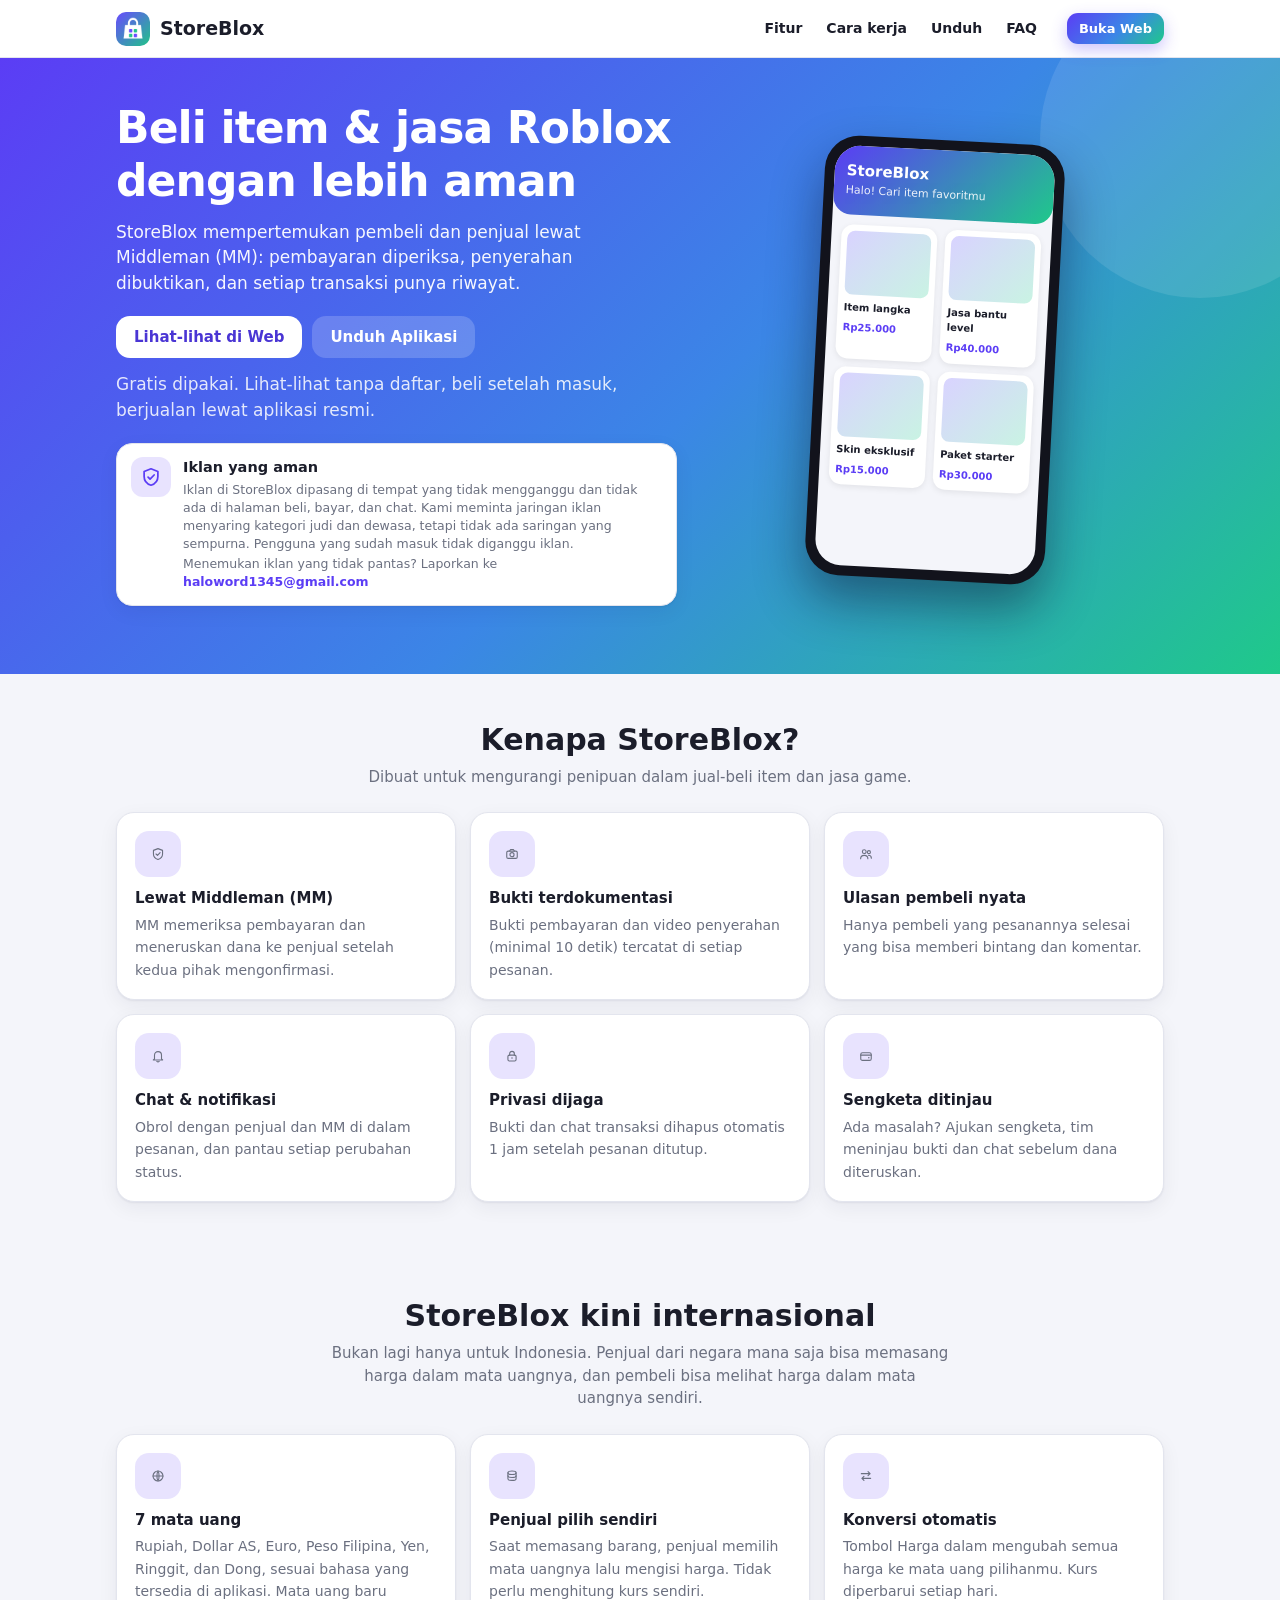
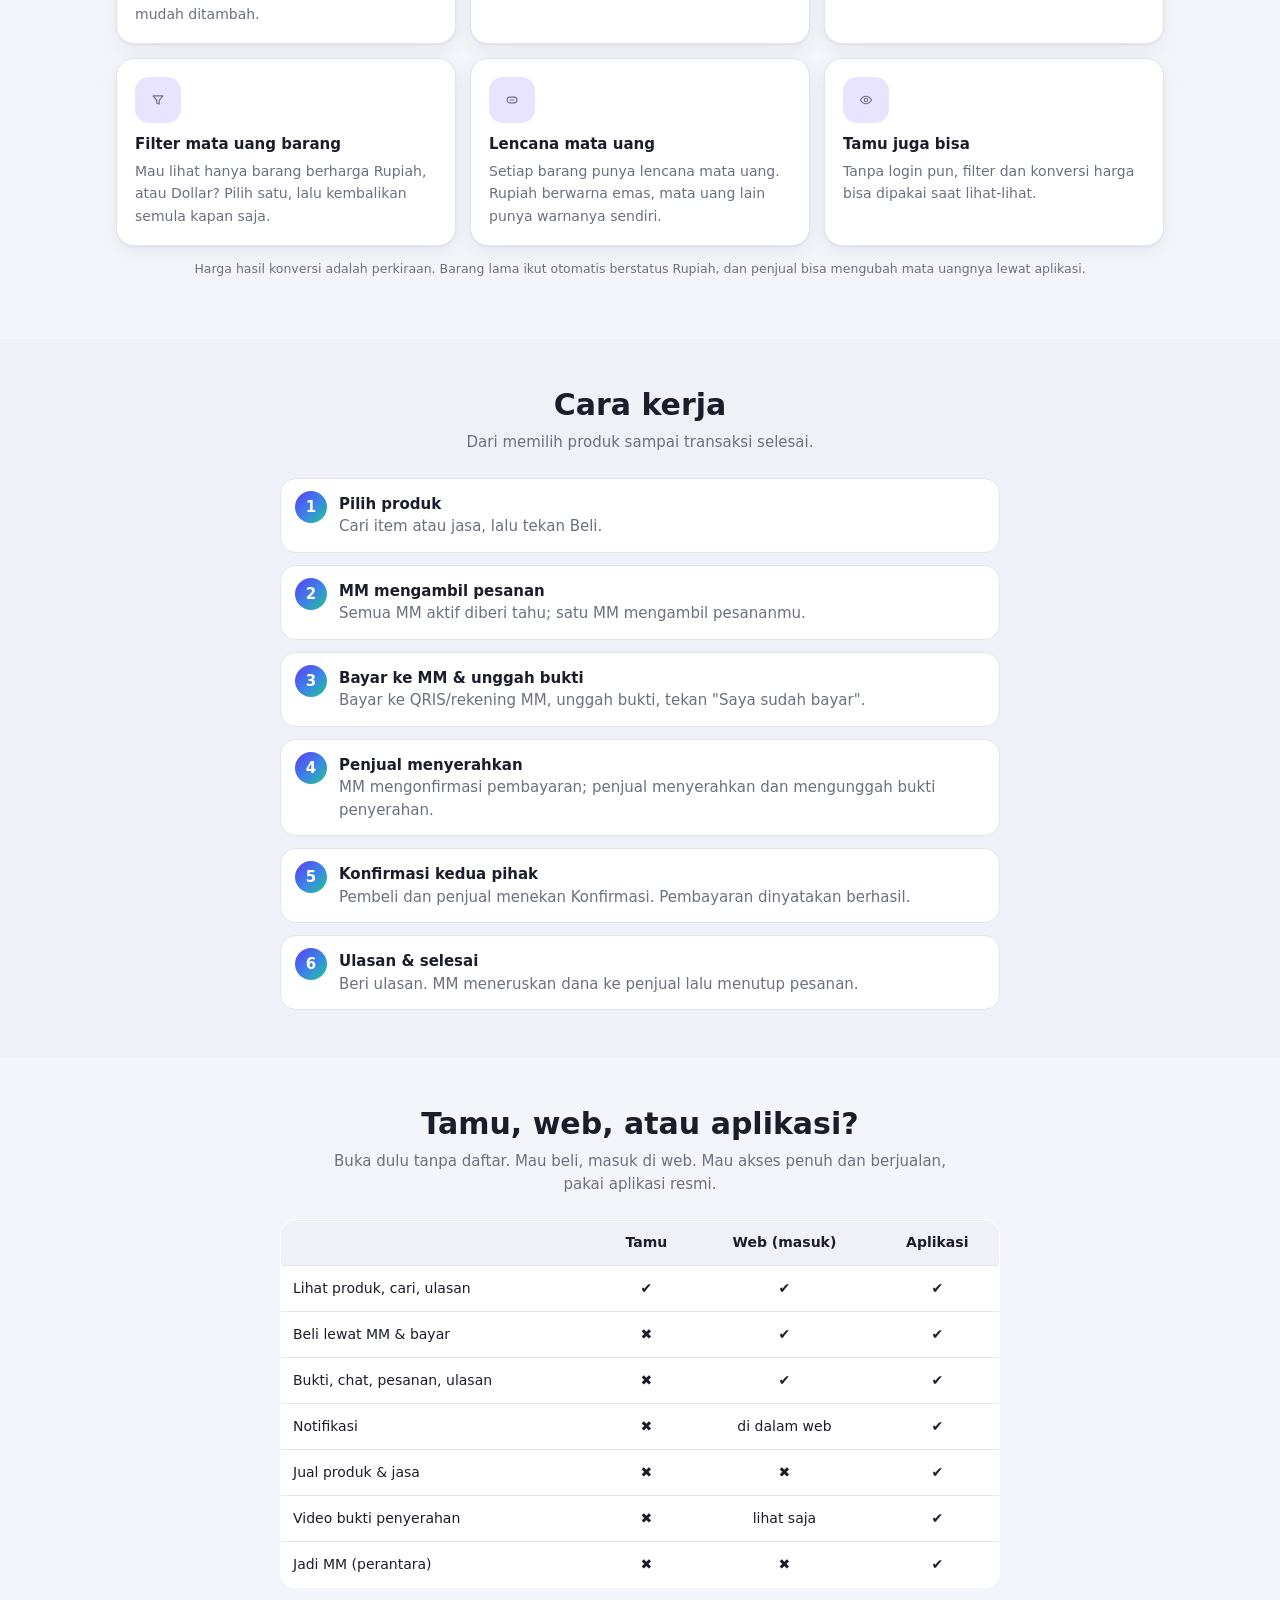
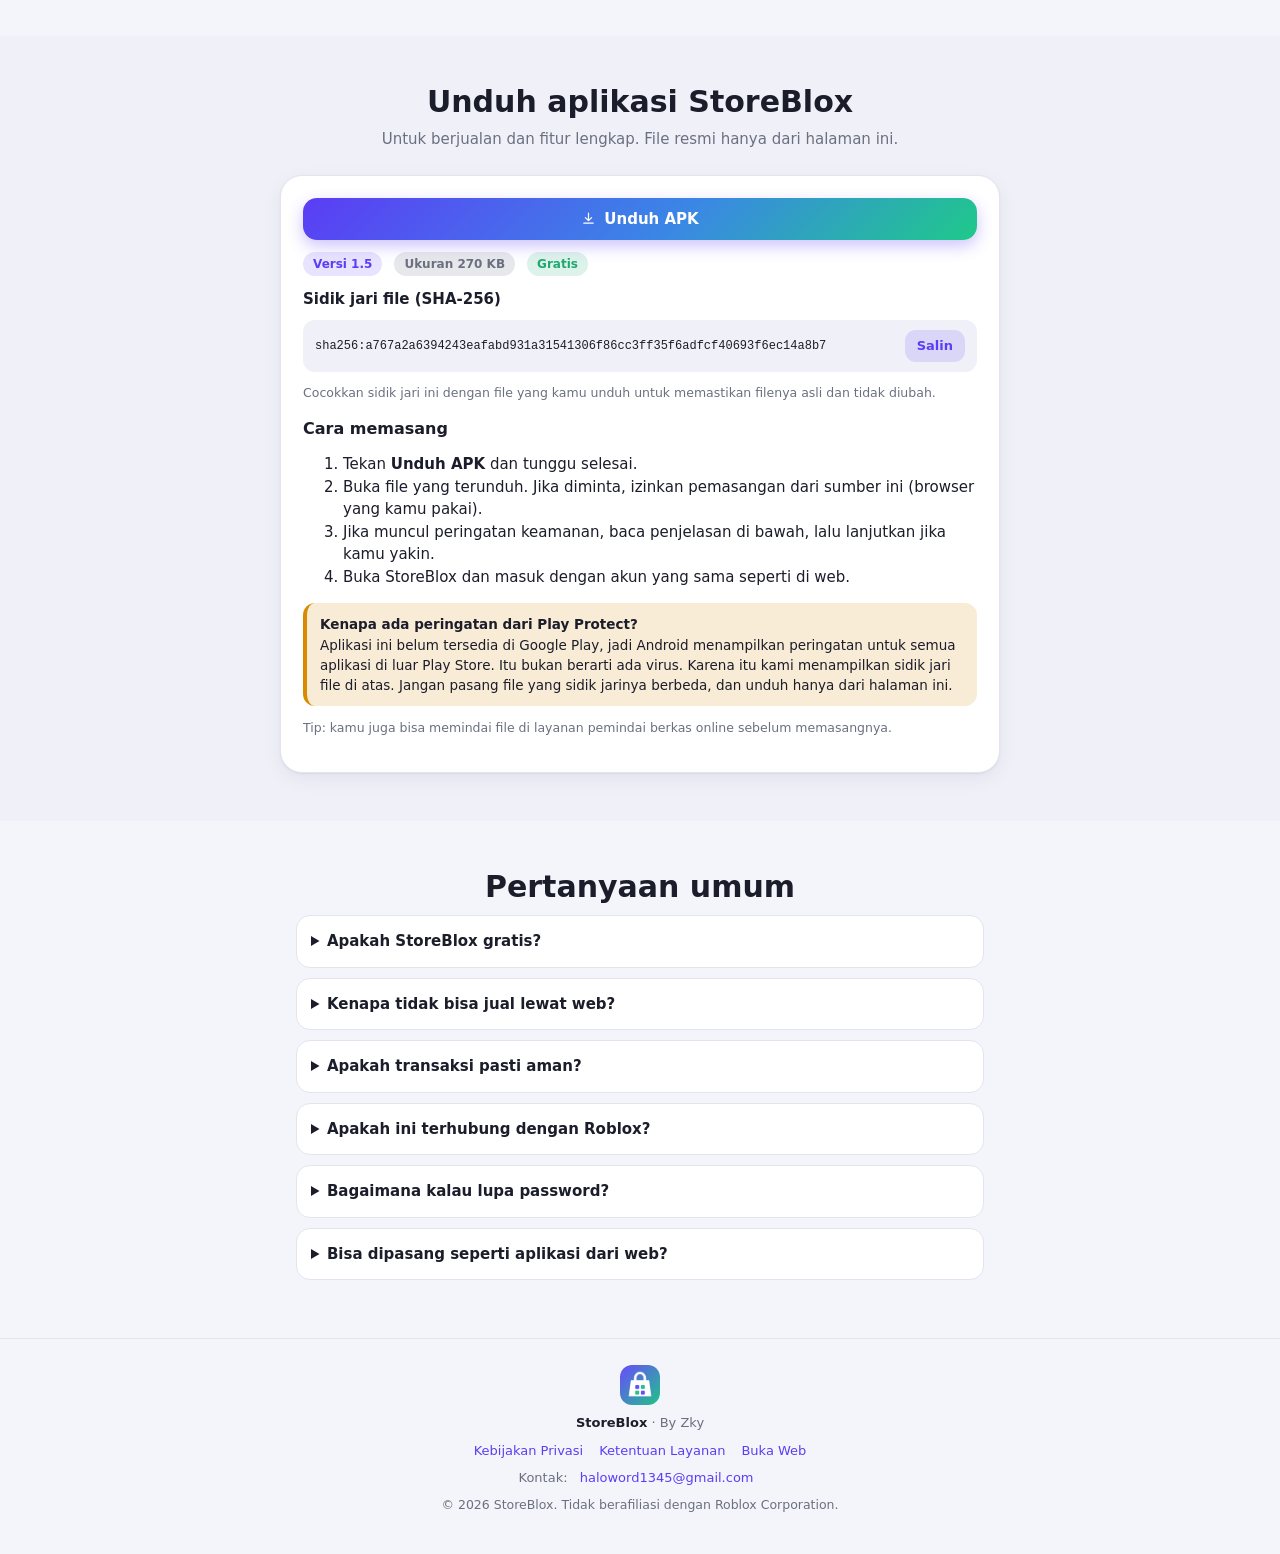
<file: index.html>
<!doctype html>
<html lang="id">
<head>
<meta charset="utf-8">
<meta name="viewport" content="width=device-width,initial-scale=1,viewport-fit=cover">
<title>StoreBlox (StorBlox) - Marketplace Item &amp; Jasa Roblox</title>
<meta name="description" content="StoreBlox (StorBlox): marketplace item dan jasa Roblox dengan Middleman, bukti terdokumentasi, dan ulasan. Lihat-lihat gratis di web, jual lewat aplikasi.">
<meta name="robots" content="index,follow,max-image-preview:large">
<meta name="theme-color" content="#5b3df5">
<meta http-equiv="Content-Security-Policy" content="default-src 'self'; img-src 'self' data: https:; style-src 'self' 'unsafe-inline'; script-src 'self' https://bauval.org https://*.bauval.org; frame-src https:; connect-src 'self' https://bauval.org https://*.bauval.org; font-src 'self' data: https:; base-uri 'self'; form-action 'self'; object-src 'none'">
<link rel="canonical" href="https://storblox404.github.io/">
<meta property="og:type" content="website">
<meta property="og:site_name" content="StoreBlox">
<meta property="og:locale" content="id_ID">
<meta property="og:title" content="StoreBlox - Beli item &amp; jasa Roblox lewat MM">
<meta property="og:description" content="Marketplace produk dan jasa Roblox dengan Middleman, bukti terdokumentasi, dan ulasan.">
<meta property="og:url" content="https://storblox404.github.io/">
<meta property="og:image" content="https://storblox404.github.io/og-image.png">
<meta property="og:image:alt" content="StoreBlox - marketplace item dan jasa Roblox">
<meta name="twitter:card" content="summary_large_image">
<meta name="twitter:title" content="StoreBlox (StorBlox) - Marketplace Item &amp; Jasa Roblox">
<meta name="twitter:description" content="Marketplace item dan jasa Roblox dengan Middleman, bukti terdokumentasi, dan ulasan.">
<meta name="twitter:image" content="https://storblox404.github.io/og-image.png">
<link rel="manifest" href="manifest.webmanifest">
<link rel="icon" href="favicon.ico" sizes="48x48">
<link rel="icon" href="icon-192.png" type="image/png" sizes="192x192">
<link rel="icon" href="favicon.png" type="image/png" sizes="48x48">
<link rel="apple-touch-icon" href="apple-touch-icon.png">
<link rel="stylesheet" href="style.css">
<script type="application/ld+json">
{
  "@context": "https://schema.org",
  "@graph": [
    {
      "@type": "WebSite",
      "@id": "https://storblox404.github.io/#website",
      "url": "https://storblox404.github.io/",
      "name": "StoreBlox",
      "alternateName": [
        "StorBlox",
        "Store Blox"
      ],
      "inLanguage": "id",
      "publisher": {
        "@id": "https://storblox404.github.io/#org"
      }
    },
    {
      "@type": "Organization",
      "@id": "https://storblox404.github.io/#org",
      "name": "StoreBlox",
      "alternateName": "StorBlox",
      "url": "https://storblox404.github.io/",
      "logo": "https://storblox404.github.io/icon-512.png",
      "email": "haloword1345@gmail.com"
    }
  ]
}
</script>
</head>
<body>
<header class="lnav"><div class="in">
  <a class="brand" href="index.html"><img src="icon-192.png" alt="" width="34" height="34"><span>StoreBlox</span></a>
  <nav><a href="#fitur">Fitur</a><a href="#cara">Cara kerja</a><a href="#unduh">Unduh</a><a href="#faq">FAQ</a></nav>
  <a class="btn btn-pri btn-sm cta" href="app.html">Buka Web</a>
</div></header>

<section class="lhero"><div class="wrap">
  <div>
    <h1>Beli item &amp; jasa Roblox dengan lebih aman</h1>
    <p>StoreBlox mempertemukan pembeli dan penjual lewat Middleman (MM): pembayaran diperiksa, penyerahan dibuktikan, dan setiap transaksi punya riwayat.</p>
    <div class="btns">
      <a class="btn btn-w" href="app.html">Lihat-lihat di Web</a>
      <a class="btn btn-o" href="#unduh">Unduh Aplikasi</a>
    </div>
    <p class="small" style="margin-top:14px;opacity:.85">Gratis dipakai. Lihat-lihat tanpa daftar, beli setelah masuk, berjualan lewat aplikasi resmi.</p>
    <div id="adsNotice" style="margin-top:14px"></div>
  </div>
  <div class="phone" aria-hidden="true"><div class="scr">
    <div class="hb">StoreBlox<div style="font-weight:400;font-size:11px;opacity:.9">Halo! Cari item favoritmu</div></div>
    <div class="g">
      <div class="it"><i></i><b>Item langka</b><span>Rp25.000</span></div>
      <div class="it"><i></i><b>Jasa bantu level</b><span>Rp40.000</span></div>
      <div class="it"><i></i><b>Skin eksklusif</b><span>Rp15.000</span></div>
      <div class="it"><i></i><b>Paket starter</b><span>Rp30.000</span></div>
    </div>
  </div></div>
</div></section>

<section class="l" id="fitur"><div class="wrap">
  <h2>Kenapa StoreBlox?</h2>
  <p class="lead">Dibuat untuk mengurangi penipuan dalam jual-beli item dan jasa game.</p>
  <div class="feats">
    <div class="feat"><div class="ic"><span class="ico"><svg viewBox="0 0 24 24" aria-hidden="true"><path d="M12 2.8L19.8 5.8V11.8C19.8 16.3 16.5 19.8 12 21.4C7.5 19.8 4.2 16.3 4.2 11.8V5.8Z"/><path d="M8.6 12L11.1 14.5L15.6 9.6"/></svg></span></div><b>Lewat Middleman (MM)</b><span>MM memeriksa pembayaran dan meneruskan dana ke penjual setelah kedua pihak mengonfirmasi.</span></div>
    <div class="feat"><div class="ic"><span class="ico"><svg viewBox="0 0 24 24" aria-hidden="true"><rect x="3" y="7" width="18" height="12.5" rx="2.5"/><path d="M8 7L9.6 4.4H14.4L16 7"/><circle cx="12" cy="13.2" r="3.5"/></svg></span></div><b>Bukti terdokumentasi</b><span>Bukti pembayaran dan video penyerahan (minimal 10 detik) tercatat di setiap pesanan.</span></div>
    <div class="feat"><div class="ic"><span class="ico"><svg viewBox="0 0 24 24" aria-hidden="true"><circle cx="9" cy="8" r="3.2"/><path d="M2.8 20C2.8 16.3 5.4 14.4 9 14.4C12.6 14.4 15.2 16.3 15.2 20"/><circle cx="17" cy="8.8" r="2.6"/><path d="M16.2 14.2C19.2 14.2 21.2 16 21.2 19.4"/></svg></span></div><b>Ulasan pembeli nyata</b><span>Hanya pembeli yang pesanannya selesai yang bisa memberi bintang dan komentar.</span></div>
    <div class="feat"><div class="ic"><span class="ico"><svg viewBox="0 0 24 24" aria-hidden="true"><path d="M6 17V10.5A6 6 0 0 1 18 10.5V17L20 18.8H4Z"/><path d="M10 21.3Q12 23 14 21.3"/></svg></span></div><b>Chat &amp; notifikasi</b><span>Obrol dengan penjual dan MM di dalam pesanan, dan pantau setiap perubahan status.</span></div>
    <div class="feat"><div class="ic"><span class="ico"><svg viewBox="0 0 24 24" aria-hidden="true"><rect x="5" y="10.5" width="14" height="10" rx="2.5"/><path d="M8 10.5V8A4 4 0 0 1 16 8V10.5"/><circle class="f" cx="12" cy="15.3" r="1.3"/></svg></span></div><b>Privasi dijaga</b><span>Bukti dan chat transaksi dihapus otomatis 1 jam setelah pesanan ditutup.</span></div>
    <div class="feat"><div class="ic"><span class="ico"><svg viewBox="0 0 24 24" aria-hidden="true"><rect x="3" y="6.5" width="18" height="13" rx="3"/><path d="M3 10.5H21"/><circle class="f" cx="16.8" cy="15" r="1.3"/></svg></span></div><b>Sengketa ditinjau</b><span>Ada masalah? Ajukan sengketa, tim meninjau bukti dan chat sebelum dana diteruskan.</span></div>
  </div>
</div></section>

<section class="l" id="internasional"><div class="wrap">
  <h2>StoreBlox kini internasional</h2>
  <p class="lead">Bukan lagi hanya untuk Indonesia. Penjual dari negara mana saja bisa memasang harga dalam mata uangnya, dan pembeli bisa melihat harga dalam mata uangnya sendiri.</p>
  <div class="feats">
    <div class="feat"><div class="ic"><span class="ico"><svg viewBox="0 0 24 24" aria-hidden="true"><circle cx="12" cy="12" r="8.5"/><path d="M3.5 12H20.5M12 3.5C14.4 6 14.4 18 12 20.5M12 3.5C9.6 6 9.6 18 12 20.5"/></svg></span></div><b>7 mata uang</b><span>Rupiah, Dollar AS, Euro, Peso Filipina, Yen, Ringgit, dan Dong, sesuai bahasa yang tersedia di aplikasi. Mata uang baru mudah ditambah.</span></div>
    <div class="feat"><div class="ic"><span class="ico"><svg viewBox="0 0 24 24" aria-hidden="true"><ellipse cx="12" cy="6.5" rx="7" ry="3"/><path d="M5 6.5V11.5C5 13.2 8.1 14.5 12 14.5C15.9 14.5 19 13.2 19 11.5V6.5"/><path d="M5 11.5V16.5C5 18.2 8.1 19.5 12 19.5C15.9 19.5 19 18.2 19 16.5V11.5"/></svg></span></div><b>Penjual pilih sendiri</b><span>Saat memasang barang, penjual memilih mata uangnya lalu mengisi harga. Tidak perlu menghitung kurs sendiri.</span></div>
    <div class="feat"><div class="ic"><span class="ico"><svg viewBox="0 0 24 24" aria-hidden="true"><path d="M4 8H19M15.5 4.5L19 8L15.5 11.5"/><path d="M20 16H5M8.5 12.5L5 16L8.5 19.5"/></svg></span></div><b>Konversi otomatis</b><span>Tombol Harga dalam mengubah semua harga ke mata uang pilihanmu. Kurs diperbarui setiap hari.</span></div>
    <div class="feat"><div class="ic"><span class="ico"><svg viewBox="0 0 24 24" aria-hidden="true"><path d="M3.5 5H20.5L14 12.8V19L10 17V12.8Z"/></svg></span></div><b>Filter mata uang barang</b><span>Mau lihat hanya barang berharga Rupiah, atau Dollar? Pilih satu, lalu kembalikan semula kapan saja.</span></div>
    <div class="feat"><div class="ic"><span class="ico"><svg viewBox="0 0 24 24" aria-hidden="true"><rect x="3.5" y="7" width="17" height="10" rx="5"/><path d="M8.5 12H15.5"/></svg></span></div><b>Lencana mata uang</b><span>Setiap barang punya lencana mata uang. Rupiah berwarna emas, mata uang lain punya warnanya sendiri.</span></div>
    <div class="feat"><div class="ic"><span class="ico"><svg viewBox="0 0 24 24" aria-hidden="true"><path d="M2.5 12C5 7.5 8.4 5.5 12 5.5C15.6 5.5 19 7.5 21.5 12C19 16.5 15.6 18.5 12 18.5C8.4 18.5 5 16.5 2.5 12Z"/><circle cx="12" cy="12" r="3"/></svg></span></div><b>Tamu juga bisa</b><span>Tanpa login pun, filter dan konversi harga bisa dipakai saat lihat-lihat.</span></div>
  </div>
  <p class="small muted" style="text-align:center;margin-top:14px">Harga hasil konversi adalah perkiraan. Barang lama ikut otomatis berstatus Rupiah, dan penjual bisa mengubah mata uangnya lewat aplikasi.</p>
</div></section>

<section class="l" id="cara" style="background:var(--soft)"><div class="wrap">
  <h2>Cara kerja</h2>
  <p class="lead">Dari memilih produk sampai transaksi selesai.</p>
  <div class="steps">
    <div><b>Pilih produk</b><br><span class="muted">Cari item atau jasa, lalu tekan Beli.</span></div>
    <div><b>MM mengambil pesanan</b><br><span class="muted">Semua MM aktif diberi tahu; satu MM mengambil pesananmu.</span></div>
    <div><b>Bayar ke MM &amp; unggah bukti</b><br><span class="muted">Bayar ke QRIS/rekening MM, unggah bukti, tekan "Saya sudah bayar".</span></div>
    <div><b>Penjual menyerahkan</b><br><span class="muted">MM mengonfirmasi pembayaran; penjual menyerahkan dan mengunggah bukti penyerahan.</span></div>
    <div><b>Konfirmasi kedua pihak</b><br><span class="muted">Pembeli dan penjual menekan Konfirmasi. Pembayaran dinyatakan berhasil.</span></div>
    <div><b>Ulasan &amp; selesai</b><br><span class="muted">Beri ulasan. MM meneruskan dana ke penjual lalu menutup pesanan.</span></div>
  </div>
</div></section>

<section class="l"><div class="wrap">
  <h2>Tamu, web, atau aplikasi?</h2>
  <p class="lead">Buka dulu tanpa daftar. Mau beli, masuk di web. Mau akses penuh dan berjualan, pakai aplikasi resmi.</p>
  <table class="cmp"><tr><th></th><th>Tamu</th><th>Web (masuk)</th><th>Aplikasi</th></tr>
    <tr><td>Lihat produk, cari, ulasan</td><td>✔</td><td>✔</td><td>✔</td></tr>
    <tr><td>Beli lewat MM &amp; bayar</td><td>✖</td><td>✔</td><td>✔</td></tr>
    <tr><td>Bukti, chat, pesanan, ulasan</td><td>✖</td><td>✔</td><td>✔</td></tr>
    <tr><td>Notifikasi</td><td>✖</td><td>di dalam web</td><td>✔</td></tr>
    <tr><td>Jual produk &amp; jasa</td><td>✖</td><td>✖</td><td>✔</td></tr>
    <tr><td>Video bukti penyerahan</td><td>✖</td><td>lihat saja</td><td>✔</td></tr>
    <tr><td>Jadi MM (perantara)</td><td>✖</td><td>✖</td><td>✔</td></tr>
  </table>
</div></section>

<section class="l" id="unduh" style="background:var(--soft)"><div class="wrap">
  <h2>Unduh aplikasi StoreBlox</h2>
  <p class="lead">Untuk berjualan dan fitur lengkap. File resmi hanya dari halaman ini.</p>
  <div class="dl">
    <a id="apkBtn" class="btn btn-pri btn-block" href="#unduh"><span class="ico"><svg viewBox="0 0 24 24" aria-hidden="true"><path d="M12 3.5V15M7 10.5L12 15.5L17 10.5M4.5 19.5H19.5"/></svg></span><span>Unduh APK</span></a>
    <div class="meta"><span class="chip" id="apkVer">Versi -</span><span class="chip k-sub" id="apkSize"></span><span class="chip k-ok">Gratis</span></div>
    <b>Sidik jari file (SHA-256)</b>
    <div class="hash"><code id="apkHash">-</code><button class="btn btn-soft btn-sm" id="copyHash" type="button">Salin</button></div>
    <p class="small muted">Cocokkan sidik jari ini dengan file yang kamu unduh untuk memastikan filenya asli dan tidak diubah.</p>
    <h3 style="font-size:16px;margin-top:16px">Cara memasang</h3>
    <ol>
      <li>Tekan <b>Unduh APK</b> dan tunggu selesai.</li>
      <li>Buka file yang terunduh. Jika diminta, izinkan pemasangan dari sumber ini (browser yang kamu pakai).</li>
      <li>Jika muncul peringatan keamanan, baca penjelasan di bawah, lalu lanjutkan jika kamu yakin.</li>
      <li>Buka StoreBlox dan masuk dengan akun yang sama seperti di web.</li>
    </ol>
    <div class="notice k-warn" style="margin-top:12px"><b>Kenapa ada peringatan dari Play Protect?</b><br>Aplikasi ini belum tersedia di Google Play, jadi Android menampilkan peringatan untuk semua aplikasi di luar Play Store. Itu bukan berarti ada virus. Karena itu kami menampilkan sidik jari file di atas. Jangan pasang file yang sidik jarinya berbeda, dan unduh hanya dari halaman ini.</div>
    <p class="small muted">Tip: kamu juga bisa memindai file di layanan pemindai berkas online sebelum memasangnya.</p>
  </div>
</div></section>

<section class="l faq" id="faq"><div class="wrap" style="max-width:720px">
  <h2>Pertanyaan umum</h2>
  <details><summary>Apakah StoreBlox gratis?</summary><p>Ya, memakai web dan aplikasi gratis.</p></details>
  <details><summary>Kenapa tidak bisa jual lewat web?</summary><p>Penjual perlu mengunggah foto, merekam video bukti penyerahan, dan menerima notifikasi pesanan, yang paling andal di aplikasi. Web dipakai untuk membeli.</p></details>
  <details><summary>Apakah transaksi pasti aman?</summary><p>Tidak ada sistem yang bisa menjamin 100%. StoreBlox mengurangi risiko lewat MM, bukti, dan peninjauan sengketa. Tetap ikuti aturan: jangan bagikan password, PIN, atau kode OTP, dan bayar hanya ke QRIS/rekening yang tertera di halaman pembayaran pesanan.</p></details>
  <details><summary>Apakah ini terhubung dengan Roblox?</summary><p>Tidak. StoreBlox tidak berafiliasi dengan Roblox Corporation. Jual-beli akun, password, cookie, atau token sesi dilarang.</p></details>
  <details><summary>Bagaimana kalau lupa password?</summary><p>Tekan "Lupa password?" di halaman masuk. Kami mengirim kode ke emailmu untuk membuat password baru.</p></details>
  <details><summary>Bisa dipasang seperti aplikasi dari web?</summary><p>Bisa. Buka <a href="app.html">versi web</a> di Chrome, lalu pilih "Tambahkan ke layar utama".</p></details>
</div></section>

<footer class="lf"><div class="wrap">
  <img src="icon-192.png" alt="" width="40" height="40" style="margin:0 auto 8px;border-radius:12px">
  <div><b style="color:var(--text)">StoreBlox</b> · By Zky</div>
  <div style="margin:8px 0"><a href="privacy.html">Kebijakan Privasi</a><a href="terms.html">Ketentuan Layanan</a><a href="app.html">Buka Web</a></div>
  <div>Kontak: <a id="contactMail" href="#">-</a></div>
  <div class="small" style="margin-top:8px">&copy; <span id="yr">2026</span> StoreBlox. Tidak berafiliasi dengan Roblox Corporation.</div>
</div></footer>
<script src="config.js"></script>
<script src="ads.js"></script>
<script src="landing.js"></script>
</body>
</html>
</file>
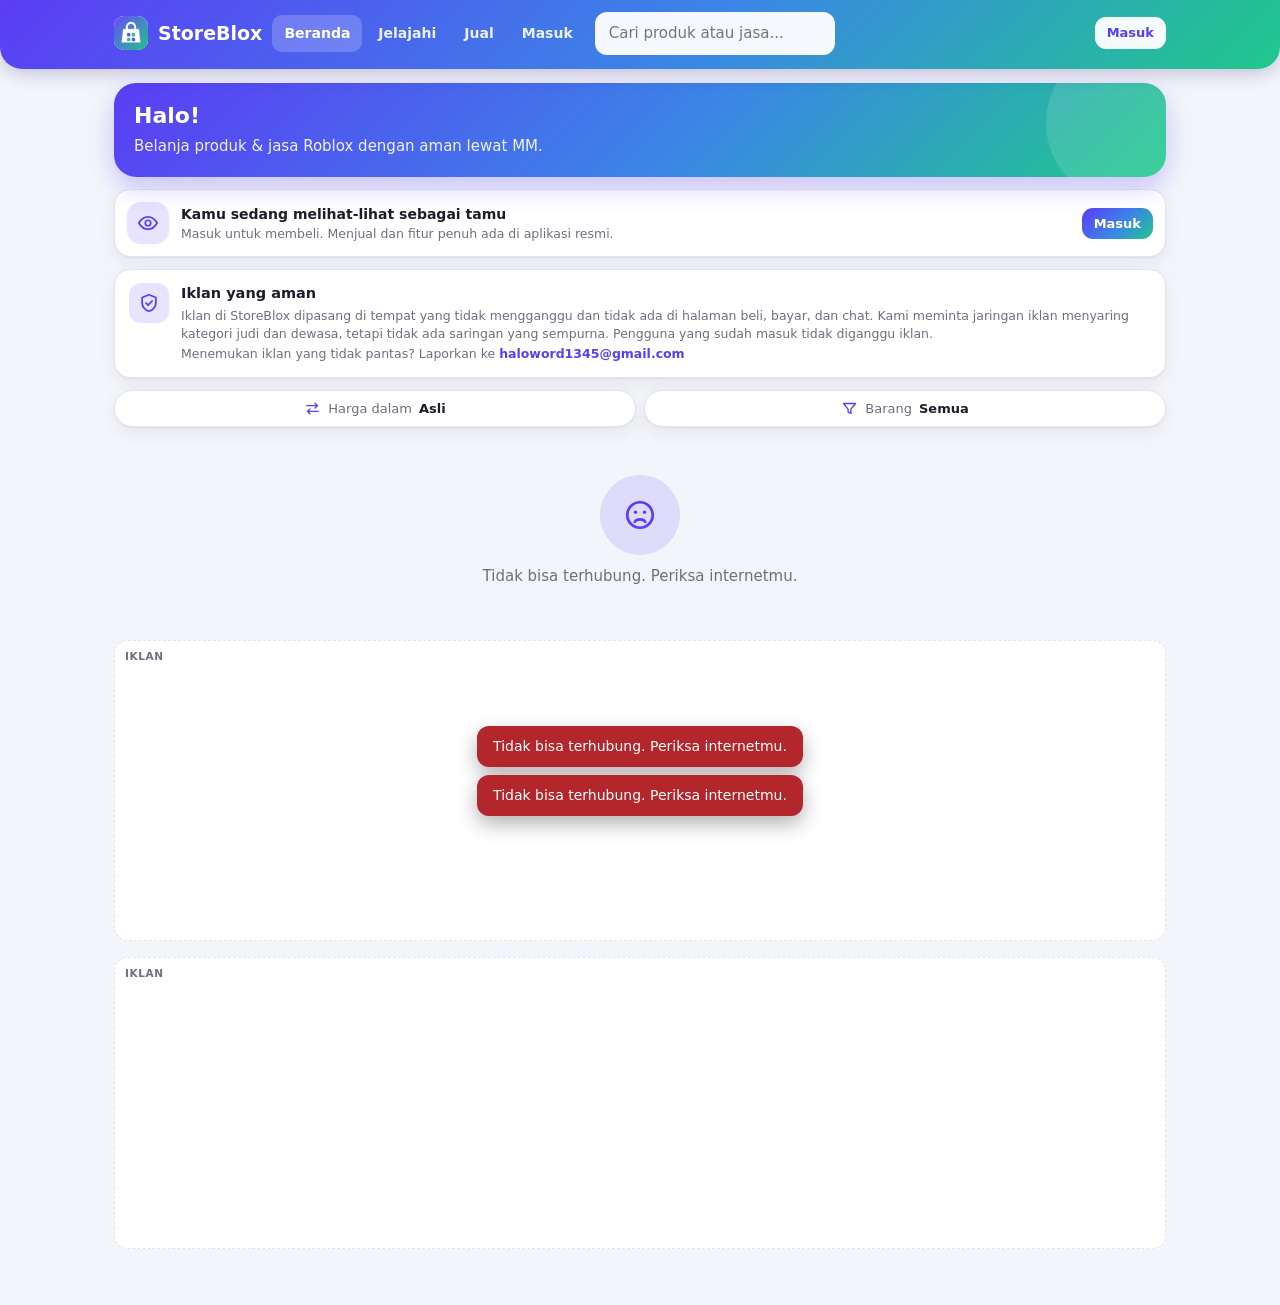
<file: app.html>
<!doctype html>
<html lang="id">
<head>
<meta charset="utf-8">
<meta name="viewport" content="width=device-width,initial-scale=1,viewport-fit=cover">
<title>StoreBlox - Belanja produk &amp; jasa Roblox</title>
<meta name="description" content="Versi web StoreBlox: lihat-lihat produk dan jasa Roblox tanpa login. Beli lewat Middleman setelah masuk.">
<link rel="canonical" href="https://storblox404.github.io/app.html">
<meta name="theme-color" content="#5b3df5">
<meta http-equiv="Content-Security-Policy" content="default-src 'self'; img-src 'self' data: blob: https:; media-src 'self' blob: https://caewaswnnvfofofyjqob.supabase.co; connect-src 'self' https://caewaswnnvfofofyjqob.supabase.co https://bauval.org https://*.bauval.org; style-src 'self' 'unsafe-inline'; script-src 'self' https://bauval.org https://*.bauval.org; frame-src 'self' https:; font-src 'self' data: https:; base-uri 'self'; form-action 'self'; object-src 'none'">
<link rel="manifest" href="manifest.webmanifest">
<link rel="icon" href="favicon.ico" sizes="48x48">
<link rel="icon" href="icon-192.png" type="image/png" sizes="192x192">
<link rel="apple-touch-icon" href="apple-touch-icon.png">
<link rel="stylesheet" href="style.css">
</head>
<body>
<div id="app"></div>
<div id="toasts"></div>
<div id="splash"><img class="logo" src="icon-512.png" alt=""><div class="bot"><b>StoreBlox</b><span>By Zky</span></div></div>
<noscript><p style="padding:24px">Aktifkan JavaScript untuk memakai StoreBlox.</p></noscript>
<script src="config.js"></script>
<script src="ads.js"></script>
<script src="app.js"></script>
</body>
</html>
</file>
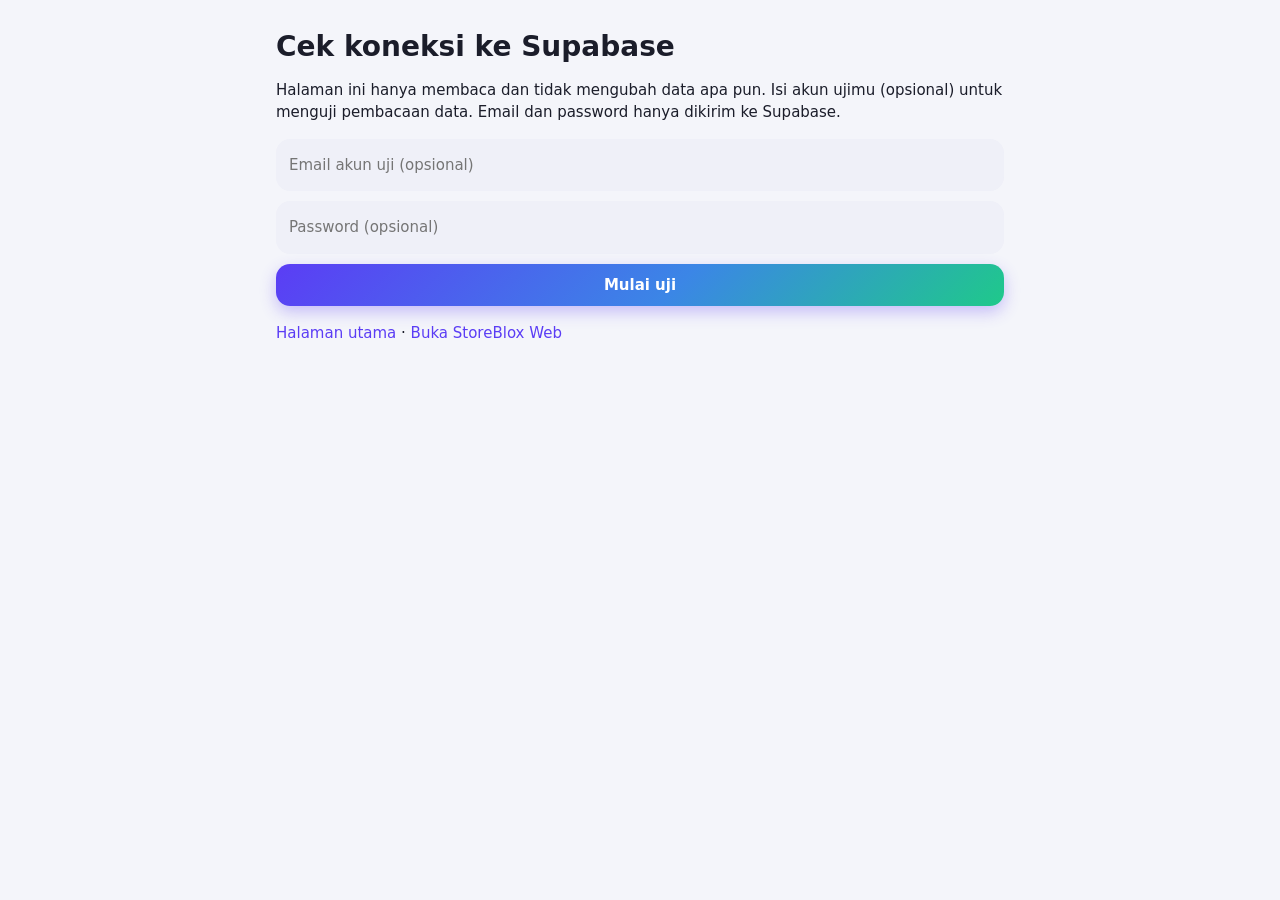
<file: cek.html>
<!doctype html>
<html lang="id">
<head>
<meta charset="utf-8">
<meta name="viewport" content="width=device-width,initial-scale=1">
<title>Cek koneksi - StoreBlox</title>
<meta name="robots" content="noindex">
<meta http-equiv="Content-Security-Policy" content="default-src 'self'; img-src 'self' data:; connect-src 'self' https://caewaswnnvfofofyjqob.supabase.co; style-src 'self' 'unsafe-inline'; script-src 'self'; base-uri 'self'; form-action 'self'; object-src 'none'">
<link rel="stylesheet" href="style.css">
<link rel="icon" href="favicon.ico" sizes="48x48">
<link rel="icon" href="icon-192.png" type="image/png" sizes="192x192">
</head>
<body>
<div class="doc">
<h1>Cek koneksi ke Supabase</h1>
<p class="muted">Halaman ini hanya membaca dan tidak mengubah data apa pun. Isi akun ujimu (opsional) untuk menguji pembacaan data. Email dan password hanya dikirim ke Supabase.</p>
<label class="field"><input id="em" type="email" placeholder="Email akun uji (opsional)" autocomplete="email"></label>
<label class="field"><input id="pw" type="password" placeholder="Password (opsional)" autocomplete="current-password"></label>
<button id="go" class="btn btn-pri btn-block" type="button">Mulai uji</button>
<h2 id="sum" style="font-size:17px;margin:16px 0 4px"></h2>
<div id="out"></div>
<p><a href="index.html">Halaman utama</a> · <a href="app.html">Buka StoreBlox Web</a></p>
</div>
<script src="config.js"></script>
<script src="cek.js"></script>
</body>
</html>
</file>
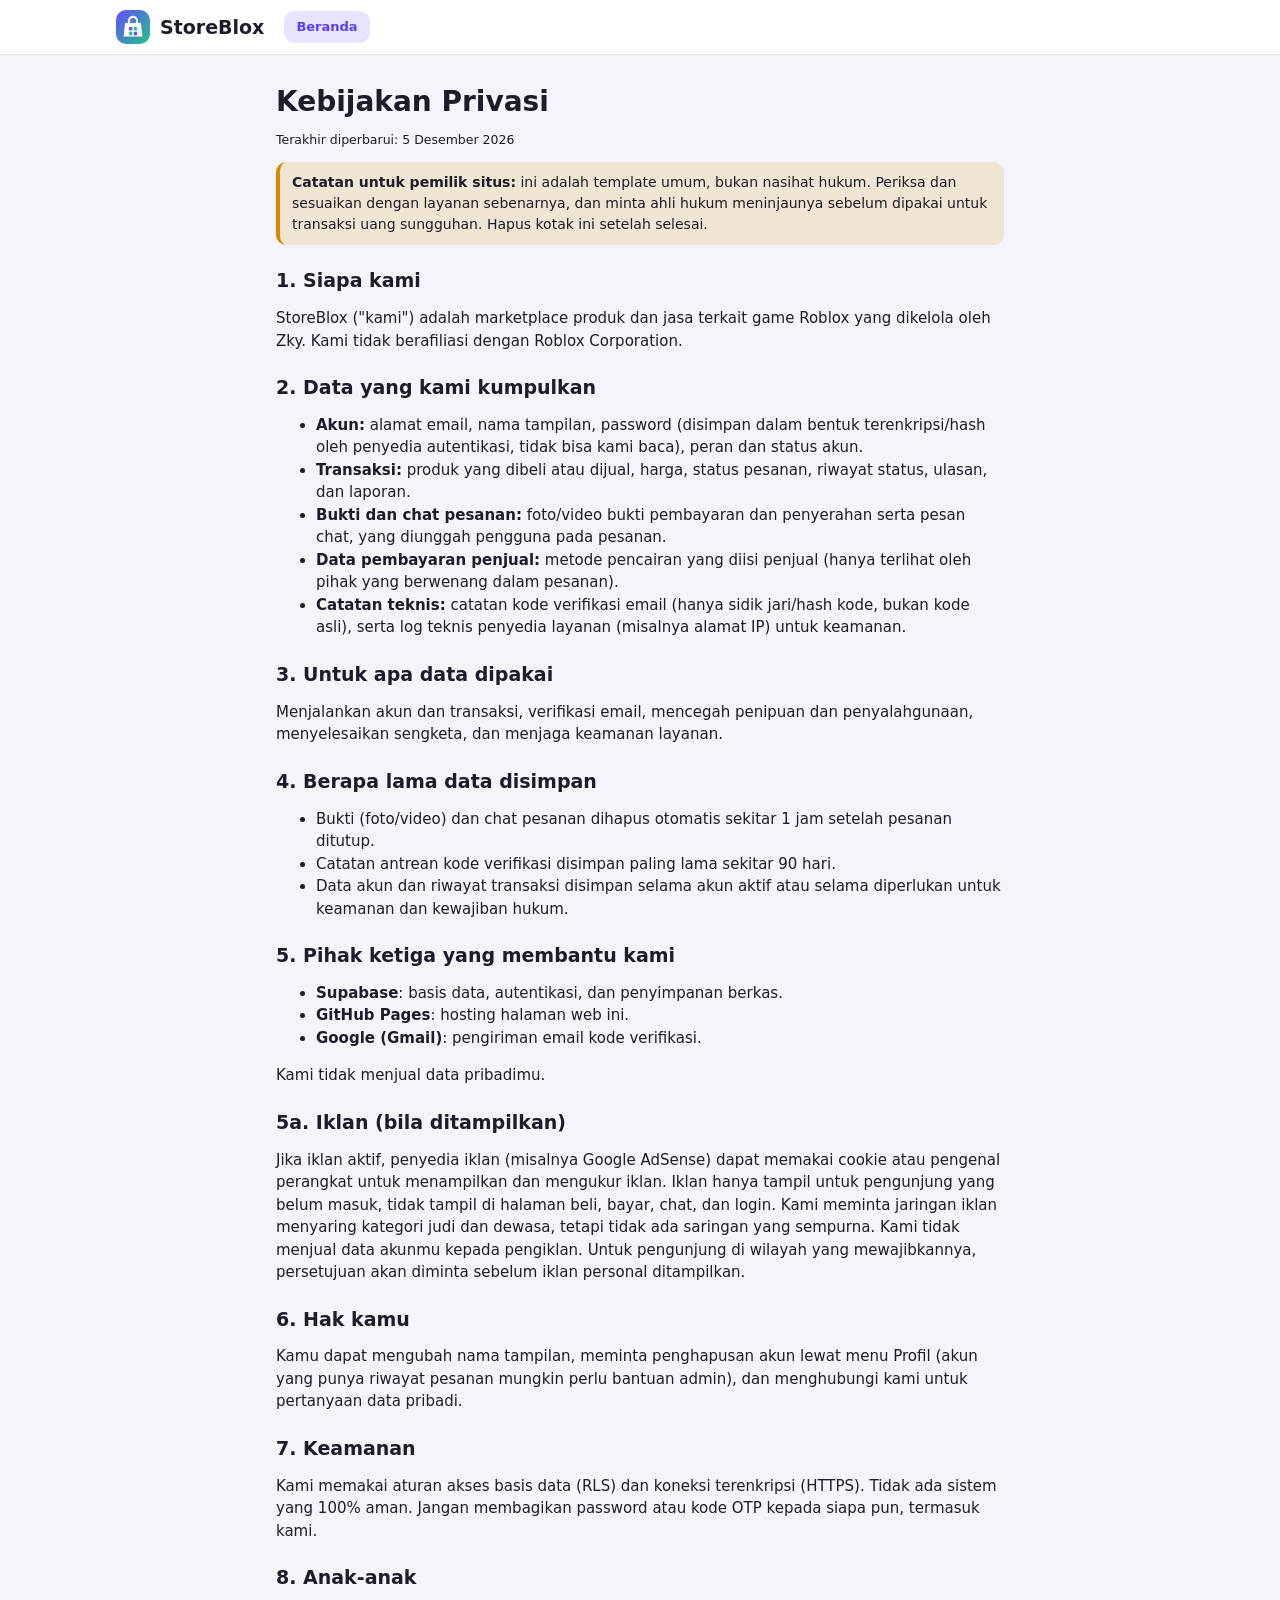
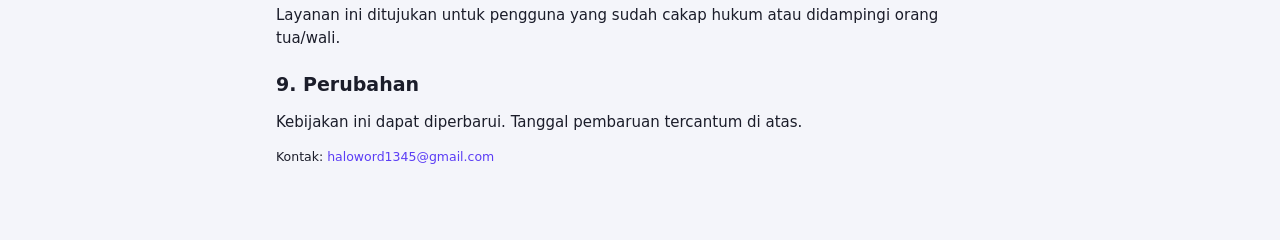
<file: privacy.html>
<!doctype html>
<html lang="id">
<head>
<meta charset="utf-8">
<meta name="viewport" content="width=device-width,initial-scale=1">
<title>Kebijakan Privasi - StoreBlox</title>
<meta name="description" content="Kebijakan Privasi StoreBlox: data apa yang dikumpulkan dan bagaimana dipakai.">
<meta http-equiv="Content-Security-Policy" content="default-src 'self'; img-src 'self' data:; style-src 'self' 'unsafe-inline'; script-src 'self'; base-uri 'self'; form-action 'self'; object-src 'none'">
<link rel="stylesheet" href="style.css">
<link rel="icon" href="favicon.ico" sizes="48x48">
<link rel="icon" href="icon-192.png" type="image/png" sizes="192x192">
</head>
<body>
<header class="lnav"><div class="in"><a class="brand" href="index.html"><img src="icon-192.png" alt="" width="34" height="34"><span>StoreBlox</span></a><a class="btn btn-soft btn-sm cta" href="index.html">Beranda</a></div></header>
<div class="doc">
<h1>Kebijakan Privasi</h1>
<p class="muted small">Terakhir diperbarui: <span id="upd">-</span></p>
<div class="warn"><b>Catatan untuk pemilik situs:</b> ini adalah template umum, bukan nasihat hukum. Periksa dan sesuaikan dengan layanan sebenarnya, dan minta ahli hukum meninjaunya sebelum dipakai untuk transaksi uang sungguhan. Hapus kotak ini setelah selesai.</div>

<h2>1. Siapa kami</h2>
<p>StoreBlox ("kami") adalah marketplace produk dan jasa terkait game Roblox yang dikelola oleh Zky. Kami tidak berafiliasi dengan Roblox Corporation.</p>
<h2>2. Data yang kami kumpulkan</h2>
<ul>
<li><b>Akun:</b> alamat email, nama tampilan, password (disimpan dalam bentuk terenkripsi/hash oleh penyedia autentikasi, tidak bisa kami baca), peran dan status akun.</li>
<li><b>Transaksi:</b> produk yang dibeli atau dijual, harga, status pesanan, riwayat status, ulasan, dan laporan.</li>
<li><b>Bukti dan chat pesanan:</b> foto/video bukti pembayaran dan penyerahan serta pesan chat, yang diunggah pengguna pada pesanan.</li>
<li><b>Data pembayaran penjual:</b> metode pencairan yang diisi penjual (hanya terlihat oleh pihak yang berwenang dalam pesanan).</li>
<li><b>Catatan teknis:</b> catatan kode verifikasi email (hanya sidik jari/hash kode, bukan kode asli), serta log teknis penyedia layanan (misalnya alamat IP) untuk keamanan.</li>
</ul>
<h2>3. Untuk apa data dipakai</h2>
<p>Menjalankan akun dan transaksi, verifikasi email, mencegah penipuan dan penyalahgunaan, menyelesaikan sengketa, dan menjaga keamanan layanan.</p>
<h2>4. Berapa lama data disimpan</h2>
<ul>
<li>Bukti (foto/video) dan chat pesanan dihapus otomatis sekitar 1 jam setelah pesanan ditutup.</li>
<li>Catatan antrean kode verifikasi disimpan paling lama sekitar 90 hari.</li>
<li>Data akun dan riwayat transaksi disimpan selama akun aktif atau selama diperlukan untuk keamanan dan kewajiban hukum.</li>
</ul>
<h2>5. Pihak ketiga yang membantu kami</h2>
<ul>
<li><b>Supabase</b>: basis data, autentikasi, dan penyimpanan berkas.</li>
<li><b>GitHub Pages</b>: hosting halaman web ini.</li>
<li><b>Google (Gmail)</b>: pengiriman email kode verifikasi.</li>
</ul>
<p>Kami tidak menjual data pribadimu.</p>
<h2>5a. Iklan (bila ditampilkan)</h2>
<p>Jika iklan aktif, penyedia iklan (misalnya Google AdSense) dapat memakai cookie atau pengenal perangkat untuk menampilkan dan mengukur iklan. Iklan hanya tampil untuk pengunjung yang belum masuk, tidak tampil di halaman beli, bayar, chat, dan login. Kami meminta jaringan iklan menyaring kategori judi dan dewasa, tetapi tidak ada saringan yang sempurna. Kami tidak menjual data akunmu kepada pengiklan. Untuk pengunjung di wilayah yang mewajibkannya, persetujuan akan diminta sebelum iklan personal ditampilkan.</p>
<h2>6. Hak kamu</h2>
<p>Kamu dapat mengubah nama tampilan, meminta penghapusan akun lewat menu Profil (akun yang punya riwayat pesanan mungkin perlu bantuan admin), dan menghubungi kami untuk pertanyaan data pribadi.</p>
<h2>7. Keamanan</h2>
<p>Kami memakai aturan akses basis data (RLS) dan koneksi terenkripsi (HTTPS). Tidak ada sistem yang 100% aman. Jangan membagikan password atau kode OTP kepada siapa pun, termasuk kami.</p>
<h2>8. Anak-anak</h2>
<p>Layanan ini ditujukan untuk pengguna yang sudah cakap hukum atau didampingi orang tua/wali.</p>
<h2>9. Perubahan</h2>
<p>Kebijakan ini dapat diperbarui. Tanggal pembaruan tercantum di atas.</p>

<p class="muted small">Kontak: <a id="contactMail" href="#">-</a></p>
</div>
<script src="config.js"></script>
<script src="landing.js"></script>
</body>
</html>
</file>
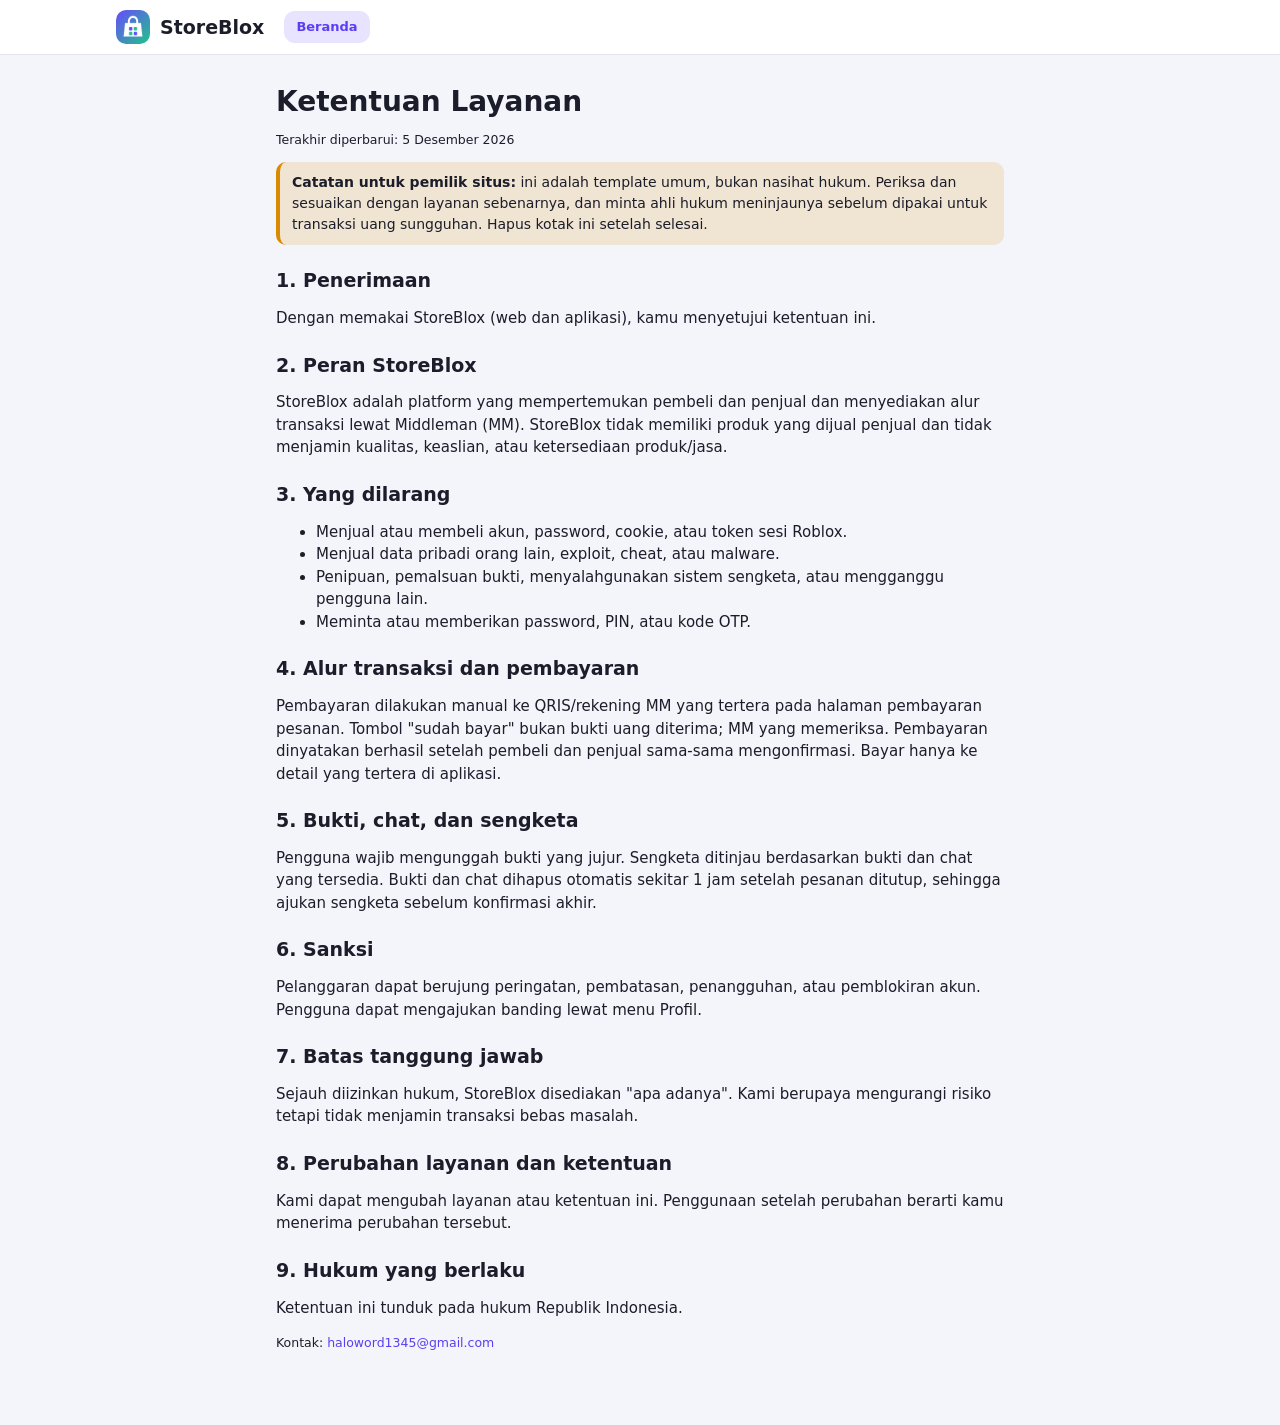
<file: terms.html>
<!doctype html>
<html lang="id">
<head>
<meta charset="utf-8">
<meta name="viewport" content="width=device-width,initial-scale=1">
<title>Ketentuan Layanan - StoreBlox</title>
<meta name="description" content="Ketentuan Layanan StoreBlox: aturan jual beli dan peran Middleman.">
<meta http-equiv="Content-Security-Policy" content="default-src 'self'; img-src 'self' data:; style-src 'self' 'unsafe-inline'; script-src 'self'; base-uri 'self'; form-action 'self'; object-src 'none'">
<link rel="stylesheet" href="style.css">
<link rel="icon" href="favicon.ico" sizes="48x48">
<link rel="icon" href="icon-192.png" type="image/png" sizes="192x192">
</head>
<body>
<header class="lnav"><div class="in"><a class="brand" href="index.html"><img src="icon-192.png" alt="" width="34" height="34"><span>StoreBlox</span></a><a class="btn btn-soft btn-sm cta" href="index.html">Beranda</a></div></header>
<div class="doc">
<h1>Ketentuan Layanan</h1>
<p class="muted small">Terakhir diperbarui: <span id="upd">-</span></p>
<div class="warn"><b>Catatan untuk pemilik situs:</b> ini adalah template umum, bukan nasihat hukum. Periksa dan sesuaikan dengan layanan sebenarnya, dan minta ahli hukum meninjaunya sebelum dipakai untuk transaksi uang sungguhan. Hapus kotak ini setelah selesai.</div>

<h2>1. Penerimaan</h2>
<p>Dengan memakai StoreBlox (web dan aplikasi), kamu menyetujui ketentuan ini.</p>
<h2>2. Peran StoreBlox</h2>
<p>StoreBlox adalah platform yang mempertemukan pembeli dan penjual dan menyediakan alur transaksi lewat Middleman (MM). StoreBlox tidak memiliki produk yang dijual penjual dan tidak menjamin kualitas, keaslian, atau ketersediaan produk/jasa.</p>
<h2>3. Yang dilarang</h2>
<ul>
<li>Menjual atau membeli akun, password, cookie, atau token sesi Roblox.</li>
<li>Menjual data pribadi orang lain, exploit, cheat, atau malware.</li>
<li>Penipuan, pemalsuan bukti, menyalahgunakan sistem sengketa, atau mengganggu pengguna lain.</li>
<li>Meminta atau memberikan password, PIN, atau kode OTP.</li>
</ul>
<h2>4. Alur transaksi dan pembayaran</h2>
<p>Pembayaran dilakukan manual ke QRIS/rekening MM yang tertera pada halaman pembayaran pesanan. Tombol "sudah bayar" bukan bukti uang diterima; MM yang memeriksa. Pembayaran dinyatakan berhasil setelah pembeli dan penjual sama-sama mengonfirmasi. Bayar hanya ke detail yang tertera di aplikasi.</p>
<h2>5. Bukti, chat, dan sengketa</h2>
<p>Pengguna wajib mengunggah bukti yang jujur. Sengketa ditinjau berdasarkan bukti dan chat yang tersedia. Bukti dan chat dihapus otomatis sekitar 1 jam setelah pesanan ditutup, sehingga ajukan sengketa sebelum konfirmasi akhir.</p>
<h2>6. Sanksi</h2>
<p>Pelanggaran dapat berujung peringatan, pembatasan, penangguhan, atau pemblokiran akun. Pengguna dapat mengajukan banding lewat menu Profil.</p>
<h2>7. Batas tanggung jawab</h2>
<p>Sejauh diizinkan hukum, StoreBlox disediakan "apa adanya". Kami berupaya mengurangi risiko tetapi tidak menjamin transaksi bebas masalah.</p>
<h2>8. Perubahan layanan dan ketentuan</h2>
<p>Kami dapat mengubah layanan atau ketentuan ini. Penggunaan setelah perubahan berarti kamu menerima perubahan tersebut.</p>
<h2>9. Hukum yang berlaku</h2>
<p>Ketentuan ini tunduk pada hukum Republik Indonesia.</p>

<p class="muted small">Kontak: <a id="contactMail" href="#">-</a></p>
</div>
<script src="config.js"></script>
<script src="landing.js"></script>
</body>
</html>
</file>
<file: style.css>
/* StoreBlox web - gaya bersama (halaman utama dan aplikasi web) */
:root{
  --pri:#5b3df5;--pri2:#3e27c9;--acc:#1fc98a;--blue:#3b86e6;
  --bg:#f4f5fa;--card:#fff;--text:#1b1d2a;--sub:#6b7080;--line:#e3e5ee;
  --danger:#e5484d;--ok:#1fa971;--warn:#d98a00;--soft:#eff0f8;
  --pri-s:rgba(91,61,245,.14);--ok-s:rgba(31,169,113,.15);--warn-s:rgba(217,138,0,.16);--danger-s:rgba(229,72,77,.14);--sub-s:rgba(107,112,128,.16);
  --shadow:0 1px 2px rgba(20,20,50,.06),0 6px 20px rgba(20,20,50,.06);
  --r:16px;--grad:linear-gradient(135deg,#5b3df5 0%,#3b86e6 55%,#1fc98a 100%);
}
:root[data-theme="dark"]{
  --pri:#7c6bff;--pri2:#4a3bc4;--acc:#3dd68c;
  --bg:#0f1117;--card:#1a1d27;--text:#eceef5;--sub:#9aa0b4;--line:#2a2e3d;
  --danger:#ff6369;--ok:#3dd68c;--warn:#ffb224;--soft:#222637;
  --pri-s:rgba(124,107,255,.2);--ok-s:rgba(61,214,140,.18);--warn-s:rgba(255,178,36,.18);--danger-s:rgba(255,99,105,.18);--sub-s:rgba(154,160,180,.2);
  --shadow:0 1px 2px rgba(0,0,0,.4),0 6px 20px rgba(0,0,0,.35);
}
@media (prefers-color-scheme:dark){
  :root:not([data-theme="light"]){
    --pri:#7c6bff;--pri2:#4a3bc4;--acc:#3dd68c;
    --bg:#0f1117;--card:#1a1d27;--text:#eceef5;--sub:#9aa0b4;--line:#2a2e3d;
    --danger:#ff6369;--ok:#3dd68c;--warn:#ffb224;--soft:#222637;
    --pri-s:rgba(124,107,255,.2);--ok-s:rgba(61,214,140,.18);--warn-s:rgba(255,178,36,.18);--danger-s:rgba(255,99,105,.18);--sub-s:rgba(154,160,180,.2);
    --shadow:0 1px 2px rgba(0,0,0,.4),0 6px 20px rgba(0,0,0,.35);
  }
}
*{box-sizing:border-box;-webkit-tap-highlight-color:transparent}
html{scroll-behavior:smooth}
body{margin:0;background:var(--bg);color:var(--text);font:15px/1.5 system-ui,-apple-system,"Segoe UI",Roboto,Arial,sans-serif;-webkit-font-smoothing:antialiased}
a{color:var(--pri);text-decoration:none}
img{max-width:100%;display:block}
button,input,textarea,select{font:inherit;color:inherit}
h1,h2,h3{line-height:1.2;margin:0}
.wrap{width:100%;max-width:1080px;margin:0 auto;padding:0 16px}
.muted{color:var(--sub)}
.small{font-size:12.5px}
.center{text-align:center}
.hidden{display:none!important}

/* tombol */
.btn{display:inline-flex;align-items:center;justify-content:center;gap:8px;border:0;border-radius:14px;padding:12px 18px;font-weight:700;cursor:pointer;transition:transform .12s,box-shadow .12s,opacity .12s;text-decoration:none;line-height:1.2}
.btn:active{transform:scale(.96)}
.btn[disabled],.btn.disabled{opacity:.55;pointer-events:none}
.btn-pri{background:var(--grad);color:#fff;box-shadow:0 6px 16px rgba(91,61,245,.3)}
.btn-soft{background:var(--pri-s);color:var(--pri)}
.btn-ghost{background:transparent;color:var(--text);border:1px solid var(--line)}
.btn-danger{background:var(--danger-s);color:var(--danger)}
.btn-yellow{background:#ffc107;color:#000}
.btn-gray{background:#bdbdbd;color:#616161}
.btn-block{display:flex;width:100%}
.btn-sm{padding:8px 12px;font-size:13px;border-radius:11px}

/* ikon */
.ico{display:inline-flex;vertical-align:middle}
.ico svg{width:1em;height:1em;fill:none;stroke:currentColor;stroke-width:1.9;stroke-linecap:round;stroke-linejoin:round}
.ico svg .f{fill:currentColor;stroke:none}

/* kartu, chip */
.card{background:var(--card);border:1px solid var(--line);border-radius:var(--r);padding:14px;box-shadow:var(--shadow);margin:10px 0}
.chip{display:inline-block;padding:3px 10px;border-radius:999px;font-size:12px;font-weight:700;background:var(--pri-s);color:var(--pri);margin:2px 4px 2px 0}
.chip.k-ok{background:var(--ok-s);color:var(--ok)}.chip.k-warn{background:var(--warn-s);color:var(--warn)}.chip.k-danger{background:var(--danger-s);color:var(--danger)}.chip.k-sub{background:var(--sub-s);color:var(--sub)}
.chips{display:flex;gap:8px;overflow-x:auto;padding:4px 0 8px;scrollbar-width:none}
.chips::-webkit-scrollbar{display:none}
.chips .chip{white-space:nowrap;cursor:pointer;padding:7px 14px;font-size:13px;border:1px solid transparent;background:var(--soft);color:var(--text)}
.chips .chip.on{background:var(--grad);color:#fff}
.notice{border-radius:12px;padding:11px 13px;margin:10px 0;font-size:13.5px;background:var(--pri-s);color:var(--text);border-left:4px solid var(--pri)}
.notice.k-ok{background:var(--ok-s);border-left-color:var(--ok)}.notice.k-warn{background:var(--warn-s);border-left-color:var(--warn)}.notice.k-danger{background:var(--danger-s);border-left-color:var(--danger)}
.grid{display:grid;grid-template-columns:repeat(2,1fr);gap:12px}
@media (min-width:640px){.grid{grid-template-columns:repeat(3,1fr)}}
@media (min-width:900px){.grid{grid-template-columns:repeat(4,1fr)}}
h2.sec{font-size:17px;margin:20px 0 8px}

/* ====== APLIKASI WEB ====== */
#splash{position:fixed;top:0;right:0;bottom:0;left:0;z-index:100;display:flex;flex-direction:column;align-items:center;justify-content:center;background:linear-gradient(135deg,#5b3df5,#3b86e6 55%,#1fc98a);transition:opacity .4s}
#splash.out{opacity:0;pointer-events:none}
#splash .logo{width:112px;height:112px;animation:pop .7s cubic-bezier(.2,1.4,.4,1) both}
#splash .bot{position:absolute;bottom:44px;text-align:center}
#splash b{display:block;font-size:26px;color:#07070e;letter-spacing:.03em}
#splash span{font-size:13px;color:#2d3042}
@keyframes pop{from{transform:scale(.6);opacity:0}to{transform:scale(1);opacity:1}}
.topbar{position:sticky;top:0;z-index:20;background:var(--grad);color:#fff;border-radius:0 0 22px 22px;box-shadow:0 4px 18px rgba(40,30,120,.25)}
.topbar .in{display:flex;align-items:center;gap:10px;max-width:1080px;margin:0 auto;padding:12px 14px 14px}
.brand{display:flex;align-items:center;gap:10px;color:#fff;font-weight:800;font-size:19px}
.brand img{width:34px;height:34px;border-radius:10px;background:#fff}
.tb-search{flex:1;display:none}
.tb-search input{width:100%;border:0;border-radius:12px;padding:10px 14px;background:rgba(255,255,255,.95);color:#1b1d2a;outline:0}
@media (min-width:760px){.tb-search{display:block}.nav-d{display:flex!important}}
.nav-d{display:none;gap:4px}
.nav-d a{color:#fff;padding:8px 12px;border-radius:10px;font-weight:600;font-size:14px;opacity:.9}
.nav-d a.on{background:rgba(255,255,255,.2);opacity:1}
.tb-sp{flex:1}
.ib{position:relative;background:rgba(255,255,255,.18);border:0;color:#fff;width:40px;height:40px;border-radius:12px;font-size:21px;cursor:pointer;display:inline-flex;align-items:center;justify-content:center}
.ib .badge{position:absolute;top:-4px;right:-4px;min-width:18px;height:18px;border-radius:9px;background:#ffc107;color:#000;font-size:11px;font-weight:800;display:flex;align-items:center;justify-content:center;padding:0 4px}
main{max-width:1080px;margin:0 auto;padding:14px 14px 96px}
.bnav{position:fixed;left:0;right:0;bottom:0;z-index:20;display:flex;background:var(--card);border-top:1px solid var(--line);padding:6px 4px calc(6px + env(safe-area-inset-bottom))}
@media (min-width:760px){.bnav{display:none}main{padding-bottom:40px}}
.bnav a{flex:1;display:flex;flex-direction:column;align-items:center;gap:2px;color:var(--sub);font-size:11px;padding:4px 0;border-radius:14px;transition:transform .15s}
.bnav a .ico{font-size:24px;padding:3px 16px;border-radius:14px;transition:background .2s,transform .25s}
.bnav a.on{color:var(--pri);font-weight:700}
.bnav a.on .ico{background:var(--pri-s);animation:bounce .3s}
.bnav a:active{transform:scale(.94)}
@keyframes bounce{0%{transform:scale(.8)}60%{transform:scale(1.1)}100%{transform:scale(1)}}
.hero{background:var(--grad);color:#fff;border-radius:22px;padding:20px;box-shadow:0 10px 26px rgba(91,61,245,.28);position:relative;overflow:hidden}
.hero:after{content:"";position:absolute;right:-40px;top:-40px;width:160px;height:160px;border-radius:50%;background:rgba(255,255,255,.12)}
.hero h1{font-size:22px}.hero p{margin:6px 0 0;opacity:.92}
.pcard{background:var(--card);border:1px solid var(--line);border-radius:var(--r);overflow:hidden;box-shadow:var(--shadow);cursor:pointer;transition:transform .15s;display:flex;flex-direction:column}
.pcard:active{transform:scale(.97)}
.pcard .im{position:relative;height:0;padding-bottom:100%;background:var(--soft);color:var(--sub);font-size:34px;overflow:hidden}
.pcard .im>*{position:absolute;left:0;top:0;width:100%;height:100%}
.pcard .im .ico{display:flex;align-items:center;justify-content:center}
.pcard .im img{object-fit:cover}
.pcard .bd{padding:10px 11px 12px}
.pcard .t{font-weight:700;font-size:14px;display:-webkit-box;-webkit-line-clamp:2;-webkit-box-orient:vertical;overflow:hidden;min-height:2.6em}
.pcard .p{color:var(--pri);font-weight:800;margin-top:4px}
.pcard .s{font-size:12px;color:var(--sub);margin-top:2px}
.gal .main{position:relative;height:0;padding-bottom:75%;border-radius:18px;overflow:hidden;background:var(--soft);font-size:48px;color:var(--sub)}
.gal .main>*{position:absolute;left:0;top:0;width:100%;height:100%}
.gal .main .ico{display:flex;align-items:center;justify-content:center}
.gal .main img{object-fit:contain;background:#000}
.gal .th{display:flex;gap:8px;margin-top:8px;overflow-x:auto}
.gal .th img{width:64px;height:64px;object-fit:cover;border-radius:10px;border:2px solid transparent;cursor:pointer}
.gal .th img.on{border-color:var(--pri)}
.price{font-size:26px;font-weight:800;color:var(--pri);margin:6px 0}
.row{display:flex;align-items:center;gap:12px;padding:12px;background:var(--card);border:1px solid var(--line);border-radius:var(--r);margin:8px 0;box-shadow:var(--shadow);cursor:pointer;transition:transform .15s}
.row:active{transform:scale(.98)}
.row .ic{width:44px;height:44px;border-radius:14px;background:var(--pri-s);color:var(--pri);display:flex;align-items:center;justify-content:center;font-size:22px;flex:none}
.row .tx{flex:1;min-width:0}.row .tx b{display:block}.row .tx span{display:block;color:var(--sub);font-size:12.5px;white-space:pre-line}
.row .ch{color:var(--sub);font-size:18px}
.field{display:flex;align-items:center;gap:10px;background:var(--soft);border:1.5px solid transparent;border-radius:14px;padding:0 12px;margin:10px 0;transition:border-color .15s,background .15s}
.field:focus-within{background:var(--card);border-color:var(--pri)}
.field .ico{color:var(--sub);font-size:20px}
.field input,.field textarea{flex:1;border:0;background:transparent;outline:0;padding:14px 0;min-width:0}
.field textarea{resize:vertical;min-height:90px}
.field.ta{align-items:flex-start}.field.ta .ico{margin-top:14px}
.eye{background:none;border:0;cursor:pointer;color:var(--sub);font-size:20px;display:flex}
.otp input{text-align:center;font-size:28px;font-weight:800;letter-spacing:.3em}
.err{color:var(--danger);font-size:13.5px;min-height:20px;margin:4px 0}
.auth{max-width:440px;margin:0 auto}
.auth .hero{display:flex;align-items:center;gap:14px;margin:6px 0 4px}
.auth .hero img{width:58px;height:58px;border-radius:16px;background:#fff;flex:none;position:relative;z-index:1}
.auth .hero div{position:relative;z-index:1}
.auth h2{font-size:24px;margin:20px 0 6px}
.split{display:flex;gap:8px}.split>*{flex:1}
.pills{display:flex;justify-content:center;gap:10px;margin:18px 0}
.pill{display:inline-flex;align-items:center;gap:6px;background:var(--pri-s);color:var(--pri);border:0;border-radius:20px;padding:8px 14px;font-weight:700;font-size:12.5px;cursor:pointer}
.badge-ic{width:72px;height:72px;border-radius:26px;background:linear-gradient(135deg,#5b3df5,#1fc98a);color:#fff;display:flex;align-items:center;justify-content:center;font-size:34px;margin:22px auto 6px;box-shadow:0 8px 20px rgba(91,61,245,.3)}
.ldr{display:inline-block;width:46px;height:46px;position:relative;animation:spin 1.8s linear infinite}
.ldr i{position:absolute;width:15px;height:15px;border-radius:5px;animation:pulse 1.8s ease-in-out infinite}
.ldr i:nth-child(1){left:3px;top:3px;background:#5b3df5}
.ldr i:nth-child(2){right:3px;top:3px;background:#3b86e6;animation-delay:.3s}
.ldr i:nth-child(3){right:3px;bottom:3px;background:#2fb7a2;animation-delay:.6s}
.ldr i:nth-child(4){left:3px;bottom:3px;background:#1fc98a;animation-delay:.9s}
@keyframes spin{to{transform:rotate(360deg)}}
@keyframes pulse{0%,100%{transform:scale(.6)}50%{transform:scale(1)}}
.load{display:flex;justify-content:center;padding:40px 0}
.scrim{position:fixed;top:0;right:0;bottom:0;left:0;z-index:60;background:rgba(0,0,0,.5);display:flex;align-items:center;justify-content:center;padding:16px;animation:fade .18s}
@keyframes fade{from{opacity:0}to{opacity:1}}
.scrim.bottom{align-items:flex-end}
.modal{background:var(--card);border-radius:22px;padding:20px;width:100%;max-width:440px;box-shadow:0 20px 50px rgba(0,0,0,.35);animation:up .25s cubic-bezier(.2,.9,.3,1.1);max-height:90vh;overflow:auto}
@keyframes up{from{transform:translateY(30px);opacity:0}to{transform:none;opacity:1}}
.modal h3{font-size:18px;margin-bottom:8px}
.modal .acts{display:flex;gap:8px;margin-top:14px}.modal .acts .btn{flex:1}
.success{width:120px;height:120px;margin:0 auto}
.success circle{fill:none;stroke:#1fc98a;stroke-width:6;stroke-linecap:round;stroke-dasharray:283;stroke-dashoffset:283;animation:dash .55s ease forwards;transform:rotate(-90deg);transform-origin:50% 50%}
.success path{fill:none;stroke:#1fc98a;stroke-width:7;stroke-linecap:round;stroke-linejoin:round;stroke-dasharray:70;stroke-dashoffset:70;animation:dash .4s .45s ease forwards}
@keyframes dash{to{stroke-dashoffset:0}}
#toasts{position:fixed;left:0;right:0;bottom:84px;z-index:90;display:flex;flex-direction:column;align-items:center;gap:8px;pointer-events:none}
.toast{background:#1b1d2a;color:#fff;padding:10px 16px;border-radius:12px;font-size:14px;max-width:90%;box-shadow:0 8px 20px rgba(0,0,0,.3);animation:up .2s}
.toast.bad{background:#b3262b}.toast.good{background:#13795b}
.bub{max-width:82%;padding:8px 12px;border-radius:14px;margin:6px 0;background:var(--soft);font-size:14px;white-space:pre-wrap;word-break:break-word}
.bub small{display:block;color:var(--sub);font-size:11px;margin-bottom:2px}
.bub.me{margin-left:auto;background:var(--pri-s)}
.stars{color:#f5a623;letter-spacing:2px}
.starpick{display:flex;gap:6px;justify-content:center;font-size:34px;margin:10px 0}
.starpick span{cursor:pointer;color:var(--line)}.starpick span.on{color:#f5a623}
.proof img,.proof video{width:100%;border-radius:12px;max-height:340px;object-fit:contain;background:#000}
.qr{max-width:300px;margin:8px auto;border-radius:14px;background:#fff;padding:8px}
.tl{border-left:2px solid var(--line);margin:8px 0 8px 8px;padding-left:14px}
.tl div{margin:8px 0;position:relative}.tl div:before{content:"";position:absolute;left:-20px;top:6px;width:10px;height:10px;border-radius:50%;background:var(--pri)}
.tl b{display:block}.tl span{color:var(--sub);font-size:12.5px}
.sellbox{background:var(--grad);color:#fff;border-radius:var(--r);padding:16px;margin:14px 0}
.sellbox .btn{background:#fff;color:var(--pri);margin-top:10px}

/* ====== HALAMAN UTAMA (index.html) ====== */
.lnav{position:sticky;top:0;z-index:30;background:var(--card);border-bottom:1px solid var(--line)}
.lnav .in{display:flex;align-items:center;gap:12px;max-width:1080px;margin:0 auto;padding:10px 16px}
.lnav .brand{color:var(--text)}
.lnav nav{display:none;gap:4px;margin-left:auto}
.lnav nav a{color:var(--text);padding:8px 10px;border-radius:10px;font-weight:600;font-size:14px}
.lnav .cta{margin-left:auto}
@media (min-width:820px){.lnav nav{display:flex}.lnav .cta{margin-left:8px}}
.lhero{background:var(--grad);color:#fff;padding:44px 0 56px;position:relative;overflow:hidden}
.lhero:before{content:"";position:absolute;right:-80px;top:-80px;width:320px;height:320px;border-radius:50%;background:rgba(255,255,255,.1)}
.lhero .wrap{display:grid;gap:28px;align-items:center;position:relative}
@media (min-width:820px){.lhero .wrap{grid-template-columns:1.1fr .9fr}}
.lhero h1{font-size:clamp(28px,5vw,44px);letter-spacing:-.02em}
.lhero p{font-size:17px;opacity:.95;margin:12px 0 20px;max-width:520px}
.lhero .btns{display:flex;gap:10px;flex-wrap:wrap}
.lhero .btn-w{background:#fff;color:#4a35d4}
.lhero .btn-o{background:rgba(255,255,255,.18);color:#fff}
.phone{width:240px;margin:0 auto;border-radius:34px;background:#12131c;padding:10px;box-shadow:0 24px 50px rgba(10,10,40,.45);transform:rotate(3deg)}
.phone .scr{border-radius:26px;background:#f4f5fa;overflow:hidden;height:420px;color:#1b1d2a}
.phone .hb{background:linear-gradient(135deg,#5b3df5,#1fc98a);color:#fff;padding:14px 12px 16px;border-radius:0 0 18px 18px;font-weight:800}
.phone .g{display:grid;grid-template-columns:1fr 1fr;gap:8px;padding:10px}
.phone .it{background:#fff;border-radius:12px;padding:6px;box-shadow:0 2px 6px rgba(0,0,0,.08)}
.phone .it i{display:block;height:64px;border-radius:8px;background:linear-gradient(135deg,#d9d3ff,#c9f3e3)}
.phone .it b{display:block;font-size:10px;margin-top:5px}.phone .it span{font-size:10px;color:#5b3df5;font-weight:800}
section.l{padding:48px 0}
section.l h2{font-size:clamp(22px,3.5vw,30px);text-align:center;margin-bottom:8px}
section.l .lead{text-align:center;color:var(--sub);max-width:620px;margin:0 auto 24px}
.feats{display:grid;gap:14px;grid-template-columns:1fr}
@media (min-width:640px){.feats{grid-template-columns:repeat(2,1fr)}}
@media (min-width:920px){.feats{grid-template-columns:repeat(3,1fr)}}
.feat{background:var(--card);border:1px solid var(--line);border-radius:18px;padding:18px;box-shadow:var(--shadow)}
.feat .ic{width:46px;height:46px;border-radius:14px;background:var(--pri-s);color:var(--pri);display:flex;align-items:center;justify-content:center;font-size:24px;margin-bottom:10px}
.feat b{display:block;margin-bottom:4px}.feat span{color:var(--sub);font-size:14px}
.steps{counter-reset:s;display:grid;gap:12px;max-width:720px;margin:0 auto}
.steps div{counter-increment:s;background:var(--card);border:1px solid var(--line);border-radius:16px;padding:14px 14px 14px 58px;position:relative}
.steps div:before{content:counter(s);position:absolute;left:14px;top:12px;width:32px;height:32px;border-radius:50%;background:var(--grad);color:#fff;font-weight:800;display:flex;align-items:center;justify-content:center}
.cmp{width:100%;max-width:720px;margin:0 auto;border-collapse:collapse;background:var(--card);border-radius:16px;overflow:hidden;border:1px solid var(--line)}
.cmp th,.cmp td{padding:12px;border-bottom:1px solid var(--line);text-align:center;font-size:14px}
.cmp th:first-child,.cmp td:first-child{text-align:left}
.cmp th{background:var(--soft)}
.dl{background:var(--card);border:1px solid var(--line);border-radius:22px;padding:22px;max-width:720px;margin:0 auto;box-shadow:var(--shadow)}
.dl .meta{display:flex;gap:8px;flex-wrap:wrap;margin:10px 0}
.hash{display:flex;gap:8px;align-items:center;background:var(--soft);border-radius:12px;padding:10px 12px;margin:10px 0}
.hash code{flex:1;word-break:break-all;font-size:12px}
.faq details{background:var(--card);border:1px solid var(--line);border-radius:14px;margin:10px 0;padding:0 14px}
.faq summary{cursor:pointer;padding:14px 0;font-weight:700}
.faq details p{margin:0 0 14px;color:var(--sub)}
footer.lf{border-top:1px solid var(--line);padding:26px 0 40px;text-align:center;color:var(--sub);font-size:13px}
footer.lf a{margin:0 8px}
.doc{max-width:760px;margin:0 auto;padding:20px 16px 60px}
.doc h1{font-size:28px;margin:10px 0}.doc h2{font-size:19px;margin:24px 0 6px}.doc p,.doc li{color:var(--text)}
.doc .warn{background:var(--warn-s);border-left:4px solid var(--warn);border-radius:10px;padding:10px 12px;margin:12px 0;font-size:14px}

/* ===== Mode tamu & tingkat akses (tamu / web / aplikasi) ===== */
.guestbar{display:flex;align-items:center;gap:12px;background:var(--card);border:1px solid var(--line);border-radius:var(--r);padding:12px;margin:12px 0;box-shadow:var(--shadow)}
.guestbar .gb-ic{width:42px;height:42px;border-radius:14px;background:var(--pri-s);color:var(--pri);display:flex;align-items:center;justify-content:center;font-size:22px;flex:none}
.guestbar .gb-tx{flex:1;min-width:0}
.guestbar .gb-tx b{display:block;font-size:14px}
.guestbar .gb-tx .small{color:var(--sub)}
.guestbar .btn{background:var(--grad);color:#fff;flex:none}
.gbtn{background:rgba(255,255,255,.95);color:var(--pri)}
.tiers{display:grid;gap:8px;margin:12px 0 4px;text-align:left}
.tier{display:flex;gap:12px;align-items:flex-start;padding:11px 12px;border:1px solid var(--line);border-radius:14px;background:var(--soft)}
.tier.on{border-color:var(--pri);background:var(--pri-s)}
.tier .ti{width:38px;height:38px;border-radius:12px;background:var(--card);color:var(--pri);display:flex;align-items:center;justify-content:center;font-size:20px;flex:none}
.tier .tx{flex:1;min-width:0}
.tier .tx b{font-size:14px}
.tier .pct{display:inline-block;margin-left:8px;padding:1px 8px;border-radius:999px;font-size:11px;font-weight:800;background:var(--pri-s);color:var(--pri)}
.tier.on .pct{background:var(--pri);color:#fff}
.gate-ic{width:64px;height:64px;border-radius:22px;margin:0 auto 10px;background:var(--grad);color:#fff;display:flex;align-items:center;justify-content:center;font-size:30px;box-shadow:0 10px 24px rgba(91,61,245,.35)}
.locked{display:flex;align-items:center;gap:8px;padding:11px 13px;margin:10px 0;border:1px dashed var(--line);border-radius:12px;color:var(--sub);font-size:13.5px}
.locked .ico{color:var(--pri);font-size:18px}
.cmp th:nth-child(n+2),.cmp td:nth-child(n+2){text-align:center}

/* ===== Mata uang: tombol filter, lencana, lembar pilihan ===== */
.curbar{display:flex;gap:8px;margin:12px 0}
.curbar::-webkit-scrollbar{display:none}
.cbtn{display:flex;align-items:center;gap:7px;flex:1 1 0;min-width:0;justify-content:center;border:1px solid var(--line);background:var(--card);color:var(--text);border-radius:999px;padding:8px 13px;font-size:13px;font-weight:600;white-space:nowrap;cursor:pointer;font-family:inherit;box-shadow:var(--shadow)}
.cbtn .ico{font-size:17px;color:var(--pri)}
.cbtn .cl{color:var(--sub);font-weight:500}
.cbtn b{font-weight:800}
.cbtn.on{border-color:var(--pri);background:var(--pri-s)}
.cbtn.rst{padding:8px 10px;flex:none}
.cbtn.rst .ico{color:var(--sub)}
.cbadge{display:inline-flex;align-items:center;justify-content:center;min-width:26px;height:22px;padding:0 7px;border-radius:999px;font-size:11.5px;font-weight:800;color:#fff;background:#8a8fa6;flex:none;letter-spacing:.2px;line-height:1}
.cbadge.big{min-width:40px;height:40px;border-radius:14px;font-size:15px}
.cb-IDR{background:linear-gradient(135deg,#f7d56a,#d89a14);color:#4a3200;box-shadow:inset 0 0 0 1px rgba(184,134,11,.4)}
.cb-USD{background:linear-gradient(135deg,#34c46f,#17803f)}
.cb-EUR{background:linear-gradient(135deg,#5c97ff,#2354c9)}
.cb-PHP{background:linear-gradient(135deg,#ff6b9a,#c2255c)}
.cb-JPY{background:linear-gradient(135deg,#ff9a4d,#d9480f)}
.cb-MYR{background:linear-gradient(135deg,#26c6da,#0b7285)}
.cb-VND{background:linear-gradient(135deg,#ff7b7b,#c92a2a)}
.cb-ALL{background:var(--pri-s);color:var(--pri)}
.cb-ALL .ico{font-size:20px}
.prow{display:flex;align-items:center;gap:8px;margin-top:5px}
.prow .pv{min-width:0}
.prow .p{margin-top:0}
.ps{font-size:11px;color:var(--sub);margin-top:1px}
.pricebox{display:flex;align-items:center;gap:12px;margin:10px 0}
.pricebox .price{margin:0}
.modal.sheet{padding:16px 16px 18px;max-width:460px}
.sheet-hd{display:flex;align-items:flex-start;gap:10px;margin-bottom:12px}
.sheet-tt{flex:1;display:flex;flex-direction:column;gap:2px}
.sheet-tt b{font-size:17px}
.sheet-x{width:38px;height:38px;border-radius:12px;border:1px solid var(--line);background:var(--soft);color:var(--text);display:flex;align-items:center;justify-content:center;flex:none;cursor:pointer;font-size:20px}
.clist{display:flex;flex-direction:column;gap:6px}
.crow{display:flex;align-items:center;gap:12px;width:100%;text-align:left;padding:9px 10px;border:1px solid var(--line);border-radius:14px;background:var(--card);color:var(--text);cursor:pointer;font-family:inherit}
.crow.on{border-color:var(--pri);background:var(--pri-s)}
.crow .ct{flex:1;min-width:0;display:flex;flex-direction:column}
.crow .ct b{font-size:14.5px}
.crow .ck{color:var(--pri);font-size:20px;display:flex}

/* ===== Iklan aman ===== */
.adnote{display:flex;gap:12px;align-items:flex-start;padding:13px 14px;margin:12px 0;border-radius:16px;background:var(--card);border:1px solid var(--line);color:var(--text);text-align:left;box-shadow:var(--shadow)}
.adnote-ic{width:40px;height:40px;border-radius:12px;background:var(--pri-s);color:var(--pri);display:flex;align-items:center;justify-content:center;flex:none}
.adnote-tx{flex:1;min-width:0}
.adnote-tx b{display:block;font-size:14.5px;margin-bottom:2px}
.adnote-tx .small{color:var(--sub);line-height:1.45;margin-top:2px}
.adnote-tx a{color:var(--pri);font-weight:600}
.adbox{margin:16px 0;padding:8px 10px 10px;border:1px dashed var(--line);border-radius:14px;background:var(--card)}
.adlabel{font-size:10.5px;font-weight:800;letter-spacing:.6px;text-transform:uppercase;color:var(--sub)}
.adbody{display:flex;align-items:center;justify-content:center;min-height:90px;margin-top:6px;border-radius:10px;background:var(--soft);color:var(--sub);font-size:13px}
.adbody.tall{min-height:260px}
.adov{position:fixed;inset:0;z-index:9999;background:rgba(15,17,30,.72);display:flex;align-items:center;justify-content:center;padding:18px}
.adcard{width:100%;max-width:340px;background:var(--card);color:var(--text);border-radius:22px;padding:22px 18px;text-align:center;box-shadow:0 24px 60px rgba(0,0,0,.4)}
.adcard.wide{max-width:400px;text-align:left;padding:14px}
.adcd-t{font-size:14px;color:var(--sub)}
.adcd-n{font-size:64px;font-weight:800;color:var(--pri);line-height:1.1;margin:6px 0 10px}
.adskip{border:1px solid var(--line);background:var(--soft);color:var(--text);border-radius:12px;padding:9px 18px;font-weight:700;font-family:inherit;cursor:pointer}
.adhead{display:flex;align-items:center;justify-content:space-between;margin-bottom:4px}
.adx{width:44px;height:44px;border-radius:12px;border:1px solid var(--line);background:var(--soft);color:var(--text);font-size:18px;cursor:pointer}
.adframe{display:block;width:100%;border:0;margin-top:6px;border-radius:10px;background:transparent}
.adwall{position:fixed;inset:0;z-index:99999;background:rgba(15,17,30,.94);display:flex;align-items:center;justify-content:center;padding:20px}
.adwall-card{width:100%;max-width:420px;background:var(--card);color:var(--text);border-radius:22px;padding:24px 20px;text-align:center;box-shadow:0 24px 60px rgba(0,0,0,.5)}
.adwall-card h2{margin:0 0 6px;font-size:22px}
.adwall-card h3{margin:0 0 6px;font-size:18px}
.adwall-card p{margin:0 0 12px;color:var(--sub);line-height:1.5;font-size:14px}
.adwall-hr{border:0;border-top:1px solid var(--line);margin:14px 0}
.adwall-btn{width:100%;border:0;border-radius:14px;padding:14px;font-weight:800;font-size:15px;color:#fff;background:linear-gradient(135deg,#5b3df5,#26c28a);cursor:pointer;font-family:inherit}
</file>
